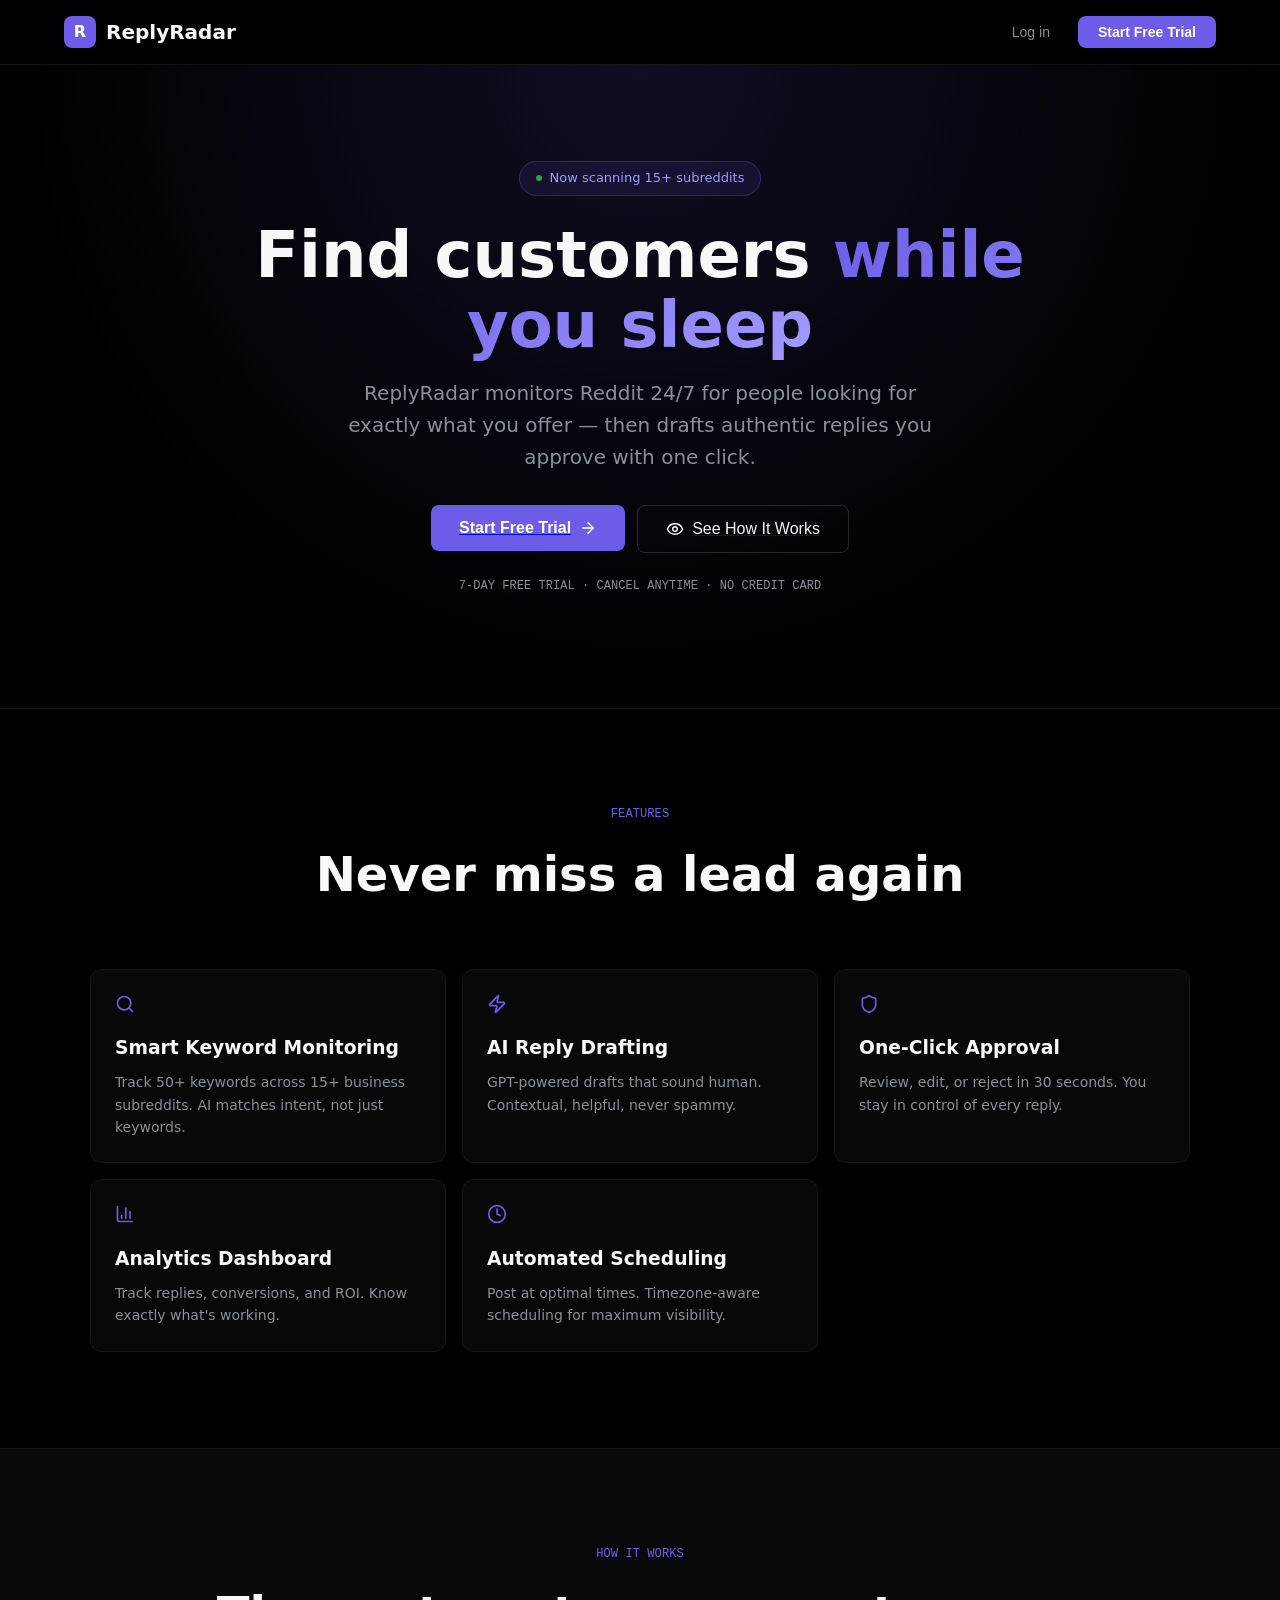
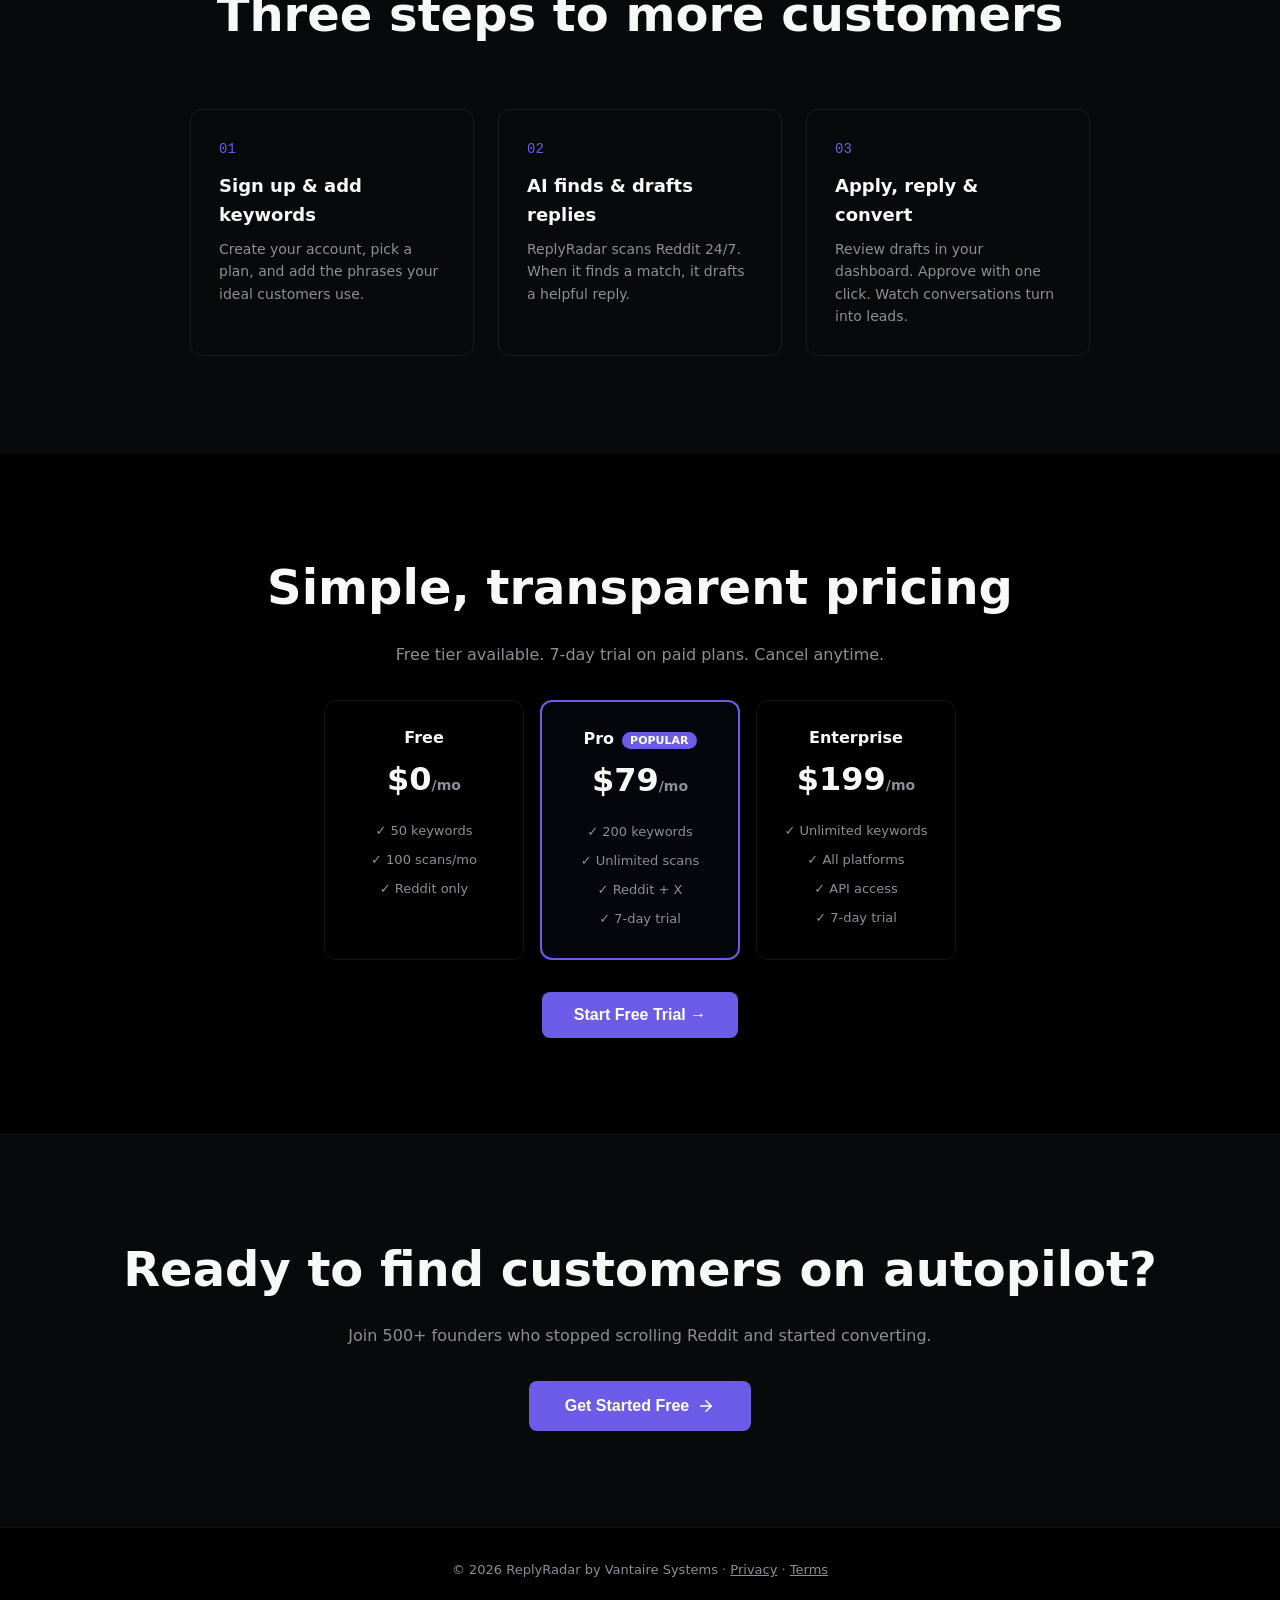
<file: index.html>
<!DOCTYPE html>
<html lang="en">
<head>
  <meta charset="UTF-8" />
  <link rel="icon" type="image/svg+xml" href="./favicon.svg" />
  <meta name="viewport" content="width=device-width, initial-scale=1.0" />
  <title>ReplyRadar — AI That Finds Customers While You Sleep</title>
  <script type="module" crossorigin src="./assets/index-DOxLof8Z.js"></script>
  <link rel="stylesheet" crossorigin href="./assets/index-uRYLZZPw.css">
</head>
<body>
  <div id="root"></div>
</body>
</html>
</file>
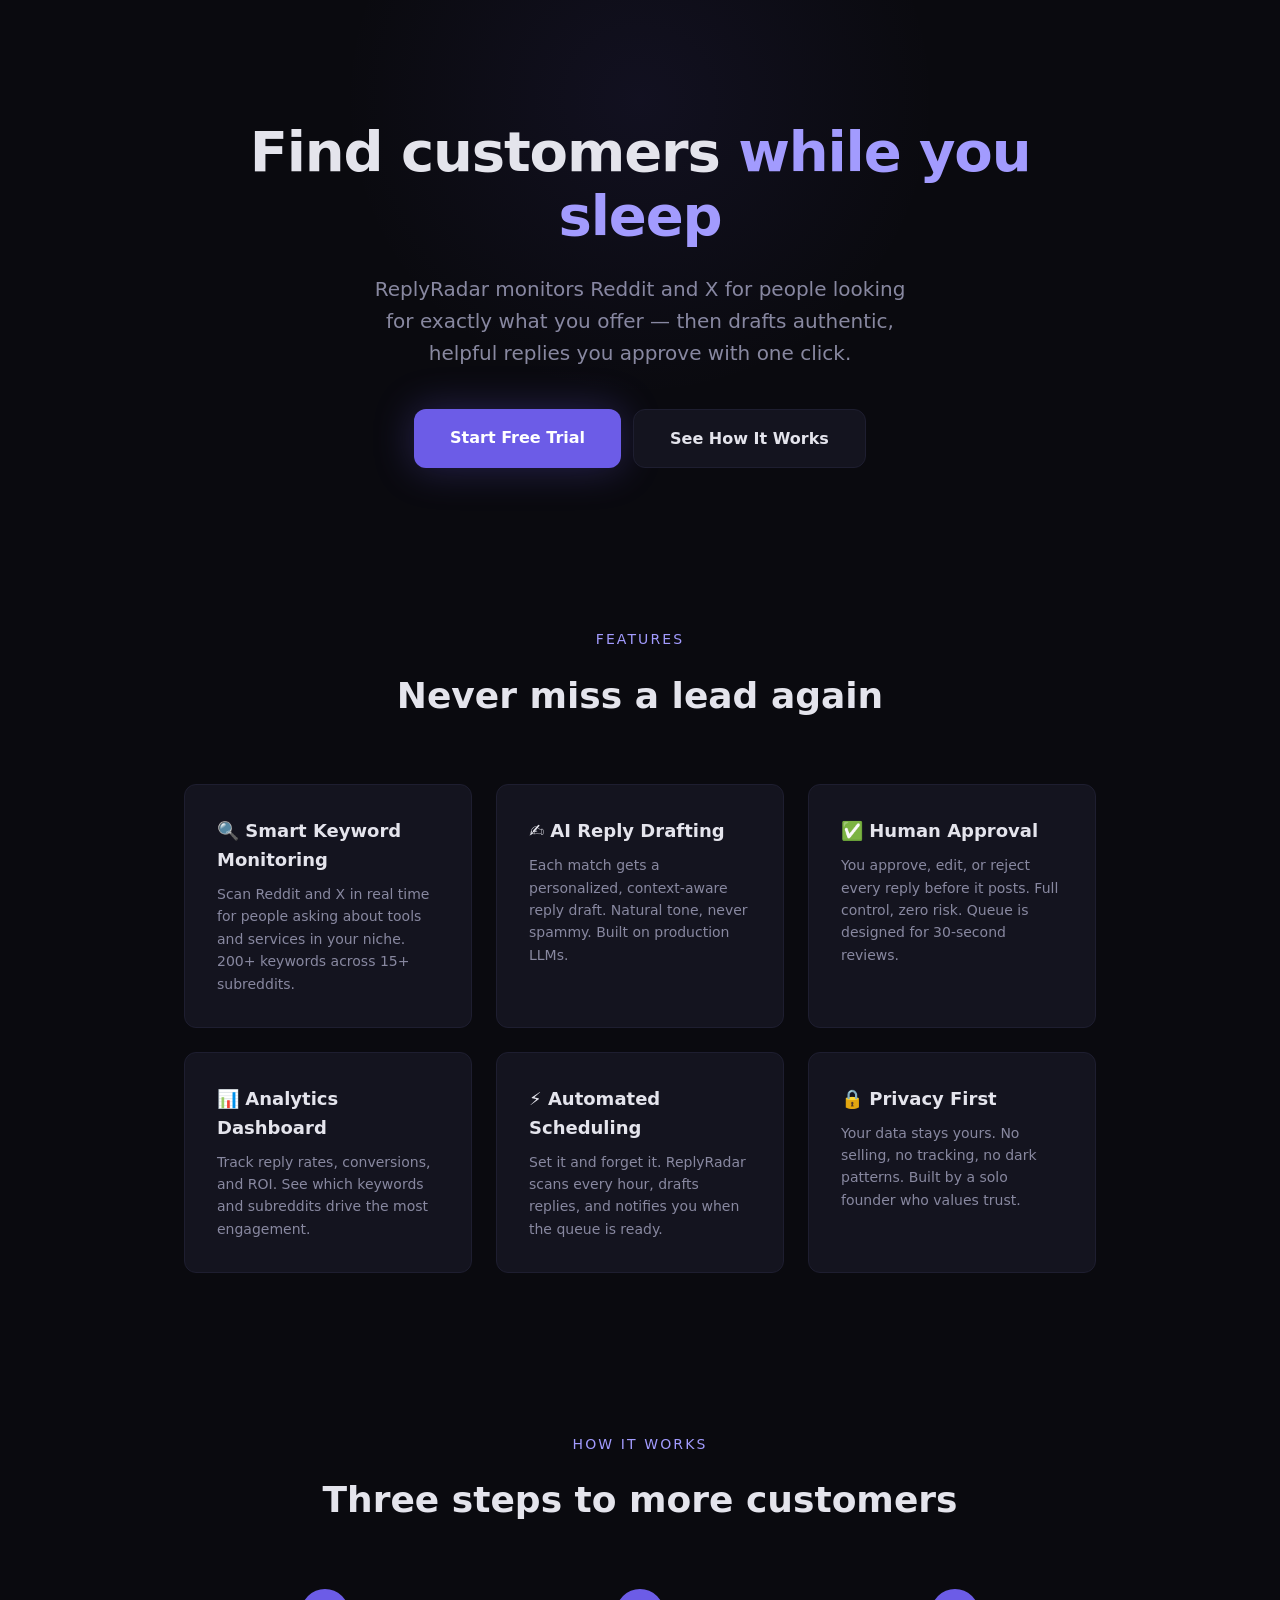
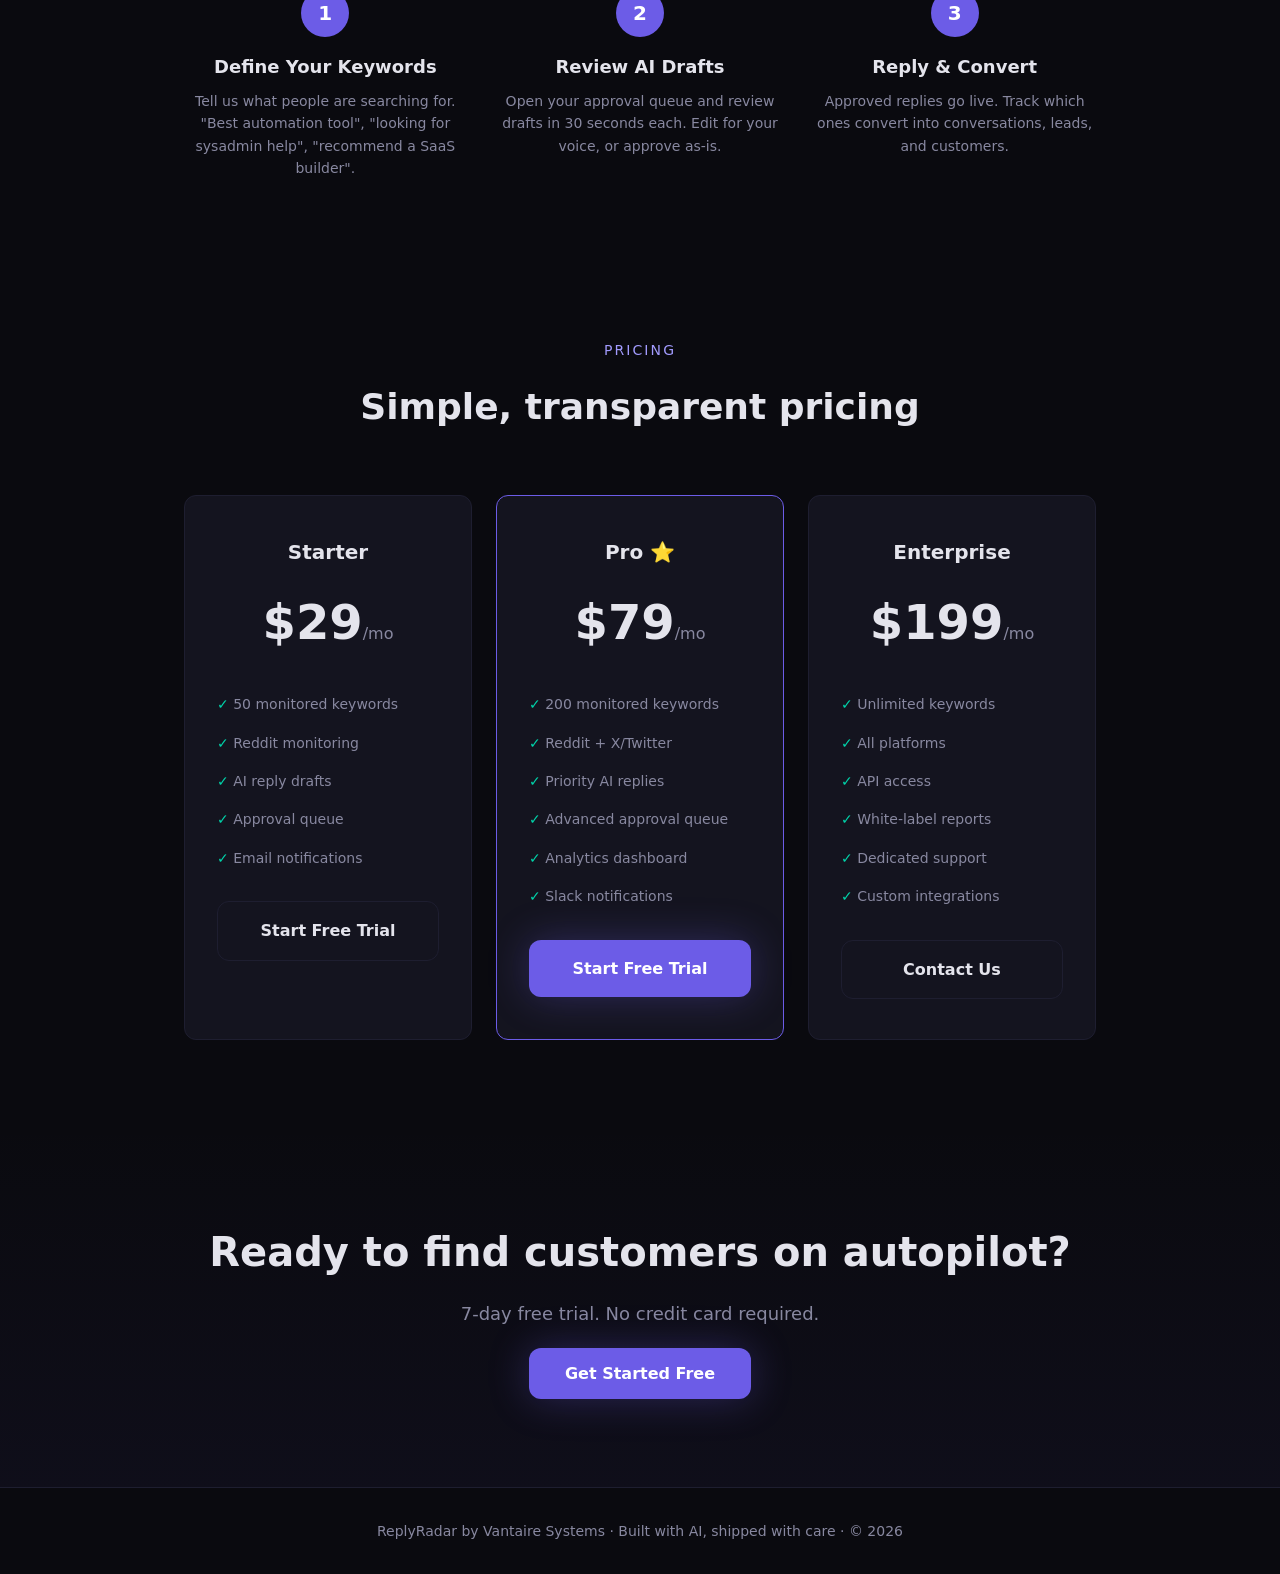
<file: landing/index.html>
<!DOCTYPE html>
<html lang="en">
<head>
<meta charset="UTF-8">
<meta name="viewport" content="width=device-width, initial-scale=1.0">
<title>ReplyRadar — AI That Finds Customers While You Sleep</title>
<style>
  :root {
    --bg: #0a0a0f;
    --surface: #14141f;
    --border: #1e1e30;
    --text: #e4e4ec;
    --muted: #8888a0;
    --accent: #6c5ce7;
    --accent-glow: #a29bfe;
    --green: #00d4aa;
    --radius: 12px;
  }
  * { margin:0; padding:0; box-sizing:border-box; }
  body {
    background: var(--bg);
    color: var(--text);
    font-family: -apple-system, BlinkMacSystemFont, 'Segoe UI', system-ui, sans-serif;
    line-height: 1.6;
    -webkit-font-smoothing: antialiased;
  }
  .container { max-width: 960px; margin: 0 auto; padding: 0 24px; }
  
  /* Hero */
  .hero {
    padding: 120px 0 80px;
    text-align: center;
    position: relative;
    overflow: hidden;
  }
  .hero::before {
    content: '';
    position: absolute;
    top: -200px; left: 50%; transform: translateX(-50%);
    width: 600px; height: 600px;
    background: radial-gradient(circle, var(--accent) 0%, transparent 70%);
    opacity: 0.08;
    pointer-events: none;
  }
  .hero h1 {
    font-size: 56px;
    font-weight: 700;
    letter-spacing: -0.02em;
    line-height: 1.15;
    margin-bottom: 24px;
    position: relative;
  }
  .hero h1 span { color: var(--accent-glow); }
  .hero p {
    font-size: 20px;
    color: var(--muted);
    max-width: 560px;
    margin: 0 auto 40px;
  }
  .cta {
    display: inline-flex;
    gap: 12px;
  }
  .btn {
    padding: 16px 36px;
    border-radius: var(--radius);
    font-size: 16px;
    font-weight: 600;
    cursor: pointer;
    text-decoration: none;
    transition: all 0.2s;
    border: none;
  }
  .btn-primary {
    background: var(--accent);
    color: white;
    box-shadow: 0 0 40px rgba(108,92,231,0.3);
  }
  .btn-primary:hover { box-shadow: 0 0 60px rgba(108,92,231,0.5); transform: translateY(-1px); }
  .btn-secondary {
    background: var(--surface);
    color: var(--text);
    border: 1px solid var(--border);
  }
  .btn-secondary:hover { border-color: var(--accent); }

  /* Features */
  .features {
    padding: 80px 0;
  }
  .section-title {
    text-align: center;
    font-size: 14px;
    text-transform: uppercase;
    letter-spacing: 0.15em;
    color: var(--accent-glow);
    margin-bottom: 16px;
  }
  .section-heading {
    text-align: center;
    font-size: 36px;
    font-weight: 700;
    margin-bottom: 60px;
  }
  .features-grid {
    display: grid;
    grid-template-columns: repeat(3, 1fr);
    gap: 24px;
  }
  .feature-card {
    background: var(--surface);
    border: 1px solid var(--border);
    border-radius: var(--radius);
    padding: 32px;
    transition: border-color 0.2s;
  }
  .feature-card:hover { border-color: var(--accent); }
  .feature-card h3 { font-size: 18px; margin-bottom: 8px; }
  .feature-card p { color: var(--muted); font-size: 14px; }

  /* How it works */
  .how { padding: 80px 0; }
  .steps {
    display: grid;
    grid-template-columns: repeat(3, 1fr);
    gap: 32px;
    text-align: center;
  }
  .step-num {
    width: 48px; height: 48px;
    background: var(--accent);
    color: white;
    border-radius: 50%;
    display: flex;
    align-items: center;
    justify-content: center;
    font-size: 20px; font-weight: 700;
    margin: 0 auto 16px;
  }
  .step h3 { font-size: 18px; margin-bottom: 8px; }
  .step p { color: var(--muted); font-size: 14px; }

  /* Pricing */
  .pricing { padding: 80px 0; }
  .pricing-grid {
    display: grid;
    grid-template-columns: repeat(3, 1fr);
    gap: 24px;
  }
  .plan {
    background: var(--surface);
    border: 1px solid var(--border);
    border-radius: var(--radius);
    padding: 40px 32px;
    text-align: center;
    transition: border-color 0.2s;
  }
  .plan:hover { border-color: var(--accent); }
  .plan.popular { border-color: var(--accent); }
  .plan h3 { font-size: 20px; margin-bottom: 8px; }
  .price { font-size: 48px; font-weight: 700; margin: 16px 0 4px; }
  .price span { font-size: 16px; color: var(--muted); font-weight: 400; }
  .plan ul { list-style: none; margin: 24px 0; text-align: left; }
  .plan li { padding: 8px 0; font-size: 14px; color: var(--muted); }
  .plan li::before { content: '✓ '; color: var(--green); }

  /* CTA bottom */
  .cta-bottom {
    padding: 100px 0;
    text-align: center;
    background: linear-gradient(180deg, transparent, rgba(108,92,231,0.05));
  }
  .cta-bottom h2 { font-size: 40px; margin-bottom: 16px; }

  /* Footer */
  footer {
    border-top: 1px solid var(--border);
    padding: 32px 0;
    text-align: center;
    color: var(--muted);
    font-size: 14px;
  }

  @media (max-width: 768px) {
    .hero h1 { font-size: 36px; }
    .features-grid, .steps, .pricing-grid { grid-template-columns: 1fr; }
    .cta { flex-direction: column; align-items: center; }
  }
</style>
</head>
<body>

<section class="hero">
  <div class="container">
    <h1>Find customers <span>while you sleep</span></h1>
    <p>ReplyRadar monitors Reddit and X for people looking for exactly what you offer — then drafts authentic, helpful replies you approve with one click.</p>
    <div class="cta">
      <a href="https://checkout.stripe.com/c/pay/cs_live_a1TABpUviRxxrnvFu4R28yn7DyGv85BxpFT1D48OM8wP44FdpQuR2FU9g4" class="btn btn-primary">Start Free Trial</a>
      <a href="#how" class="btn btn-secondary">See How It Works</a>
    </div>
  </div>
</section>

<section class="features" id="features">
  <div class="container">
    <div class="section-title">Features</div>
    <h2 class="section-heading">Never miss a lead again</h2>
    <div class="features-grid">
      <div class="feature-card">
        <h3>🔍 Smart Keyword Monitoring</h3>
        <p>Scan Reddit and X in real time for people asking about tools and services in your niche. 200+ keywords across 15+ subreddits.</p>
      </div>
      <div class="feature-card">
        <h3>✍️ AI Reply Drafting</h3>
        <p>Each match gets a personalized, context-aware reply draft. Natural tone, never spammy. Built on production LLMs.</p>
      </div>
      <div class="feature-card">
        <h3>✅ Human Approval</h3>
        <p>You approve, edit, or reject every reply before it posts. Full control, zero risk. Queue is designed for 30-second reviews.</p>
      </div>
      <div class="feature-card">
        <h3>📊 Analytics Dashboard</h3>
        <p>Track reply rates, conversions, and ROI. See which keywords and subreddits drive the most engagement.</p>
      </div>
      <div class="feature-card">
        <h3>⚡ Automated Scheduling</h3>
        <p>Set it and forget it. ReplyRadar scans every hour, drafts replies, and notifies you when the queue is ready.</p>
      </div>
      <div class="feature-card">
        <h3>🔒 Privacy First</h3>
        <p>Your data stays yours. No selling, no tracking, no dark patterns. Built by a solo founder who values trust.</p>
      </div>
    </div>
  </div>
</section>

<section class="how" id="how">
  <div class="container">
    <div class="section-title">How It Works</div>
    <h2 class="section-heading">Three steps to more customers</h2>
    <div class="steps">
      <div class="step">
        <div class="step-num">1</div>
        <h3>Define Your Keywords</h3>
        <p>Tell us what people are searching for. "Best automation tool", "looking for sysadmin help", "recommend a SaaS builder".</p>
      </div>
      <div class="step">
        <div class="step-num">2</div>
        <h3>Review AI Drafts</h3>
        <p>Open your approval queue and review drafts in 30 seconds each. Edit for your voice, or approve as-is.</p>
      </div>
      <div class="step">
        <div class="step-num">3</div>
        <h3>Reply & Convert</h3>
        <p>Approved replies go live. Track which ones convert into conversations, leads, and customers.</p>
      </div>
    </div>
  </div>
</section>

<section class="pricing" id="pricing">
  <div class="container">
    <div class="section-title">Pricing</div>
    <h2 class="section-heading">Simple, transparent pricing</h2>
    <div class="pricing-grid">
      <div class="plan">
        <h3>Starter</h3>
        <div class="price">$29<span>/mo</span></div>
        <ul>
          <li>50 monitored keywords</li>
          <li>Reddit monitoring</li>
          <li>AI reply drafts</li>
          <li>Approval queue</li>
          <li>Email notifications</li>
        </ul>
        <a href="https://checkout.stripe.com/c/pay/cs_live_a1tHGYJOyFprPsTgcCBYrFTe3Mf3eLsG4dhFsJKCnZdKqBN2FTk0hwkLKk" class="btn btn-secondary" style="width:100%;text-align:center;display:block;">Start Free Trial</a>
      </div>
      <div class="plan popular">
        <h3>Pro ⭐</h3>
        <div class="price">$79<span>/mo</span></div>
        <ul>
          <li>200 monitored keywords</li>
          <li>Reddit + X/Twitter</li>
          <li>Priority AI replies</li>
          <li>Advanced approval queue</li>
          <li>Analytics dashboard</li>
          <li>Slack notifications</li>
        </ul>
        <a href="https://checkout.stripe.com/c/pay/cs_live_a1TABpUviRxxrnvFu4R28yn7DyGv85BxpFT1D48OM8wP44FdpQuR2FU9g4" class="btn btn-primary" style="width:100%;text-align:center;display:block;">Start Free Trial</a>
      </div>
      <div class="plan">
        <h3>Enterprise</h3>
        <div class="price">$199<span>/mo</span></div>
        <ul>
          <li>Unlimited keywords</li>
          <li>All platforms</li>
          <li>API access</li>
          <li>White-label reports</li>
          <li>Dedicated support</li>
          <li>Custom integrations</li>
        </ul>
        <a href="https://checkout.stripe.com/c/pay/cs_live_a1L8jKrfj7lALhtdCXDnuCvFszvI0oWdswwSCugOqAn97eg6bSpRVh1Jqj" class="btn btn-secondary" style="width:100%;text-align:center;display:block;">Contact Us</a>
      </div>
    </div>
  </div>
</section>

<section class="cta-bottom">
  <div class="container">
    <h2>Ready to find customers on autopilot?</h2>
    <p style="color:var(--muted);margin-bottom:32px;font-size:18px;">7-day free trial. No credit card required.</p>
    <a href="https://checkout.stripe.com/c/pay/cs_live_a1tHGYJOyFprPsTgcCBYrFTe3Mf3eLsG4dhFsJKCnZdKqBN2FTk0hwkLKk" class="btn btn-primary">Get Started Free</a>
  </div>
</section>

<footer>
  <div class="container">
    <p>ReplyRadar by Vantaire Systems · Built with AI, shipped with care · © 2026</p>
  </div>
</footer>

</body>
</html>
</file>
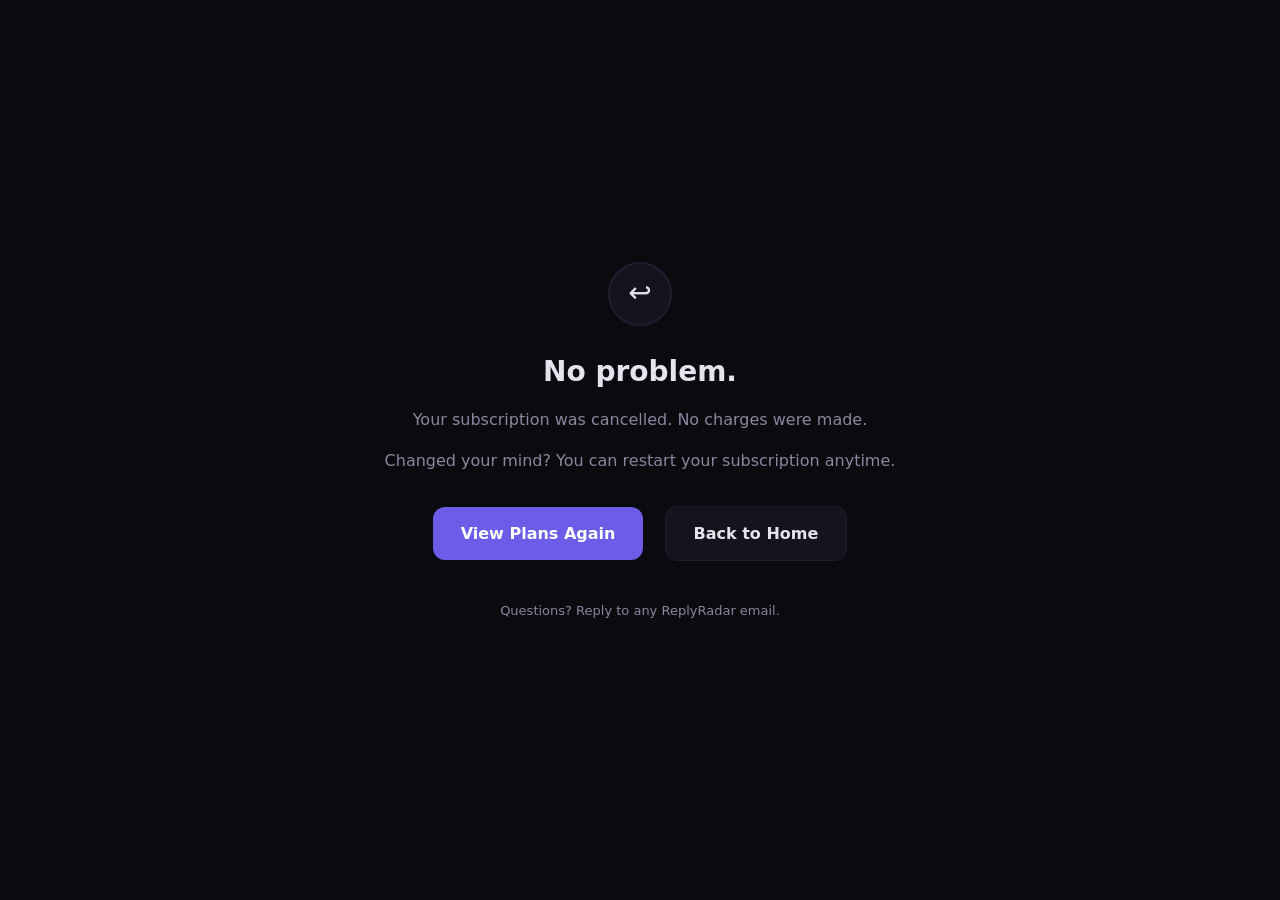
<file: cancel.html>
<!DOCTYPE html>
<html lang="en">
<head>
<meta charset="UTF-8">
<meta name="viewport" content="width=device-width, initial-scale=1.0">
<title>Subscription Cancelled — ReplyRadar</title>
<style>
:root{--bg:#0a0a0f;--surface:#14141f;--border:#1e1e30;--text:#e4e4ec;--muted:#8888a0;--accent:#6c5ce7;--green:#00d4aa;--radius:12px}
*{margin:0;padding:0;box-sizing:border-box}
body{background:var(--bg);color:var(--text);font-family:-apple-system,BlinkMacSystemFont,'Segoe UI',system-ui,sans-serif;line-height:1.6;-webkit-font-smoothing:antialiased;min-height:100vh;display:flex;align-items:center;justify-content:center}
.container{max-width:560px;margin:0 auto;padding:0 24px;text-align:center}
.icon{width:64px;height:64px;background:var(--surface);border:2px solid var(--border);border-radius:50%;display:flex;align-items:center;justify-content:center;margin:0 auto 24px;font-size:28px}
h1{font-size:28px;font-weight:700;margin-bottom:12px}
p{color:var(--muted);font-size:16px;margin-bottom:16px}
.btn{display:inline-block;padding:14px 28px;border-radius:var(--radius);font-size:16px;font-weight:600;text-decoration:none;transition:all .2s;border:none;cursor:pointer;margin:8px}
.btn-primary{background:var(--accent);color:#fff}
.btn-secondary{background:var(--surface);color:var(--text);border:1px solid var(--border)}
</style>
</head>
<body>
<div class="container">
<div class="icon">↩</div>
<h1>No problem.</h1>
<p>Your subscription was cancelled. No charges were made.</p>
<p>Changed your mind? You can restart your subscription anytime.</p>
<div style="margin-top:24px">
<a href="/replyradar/#pricing" class="btn btn-primary">View Plans Again</a>
<a href="/replyradar/" class="btn btn-secondary">Back to Home</a>
</div>
<p style="margin-top:32px;font-size:13px;color:var(--muted)">Questions? Reply to any ReplyRadar email.</p>
</div>
</body>
</html>
</file>
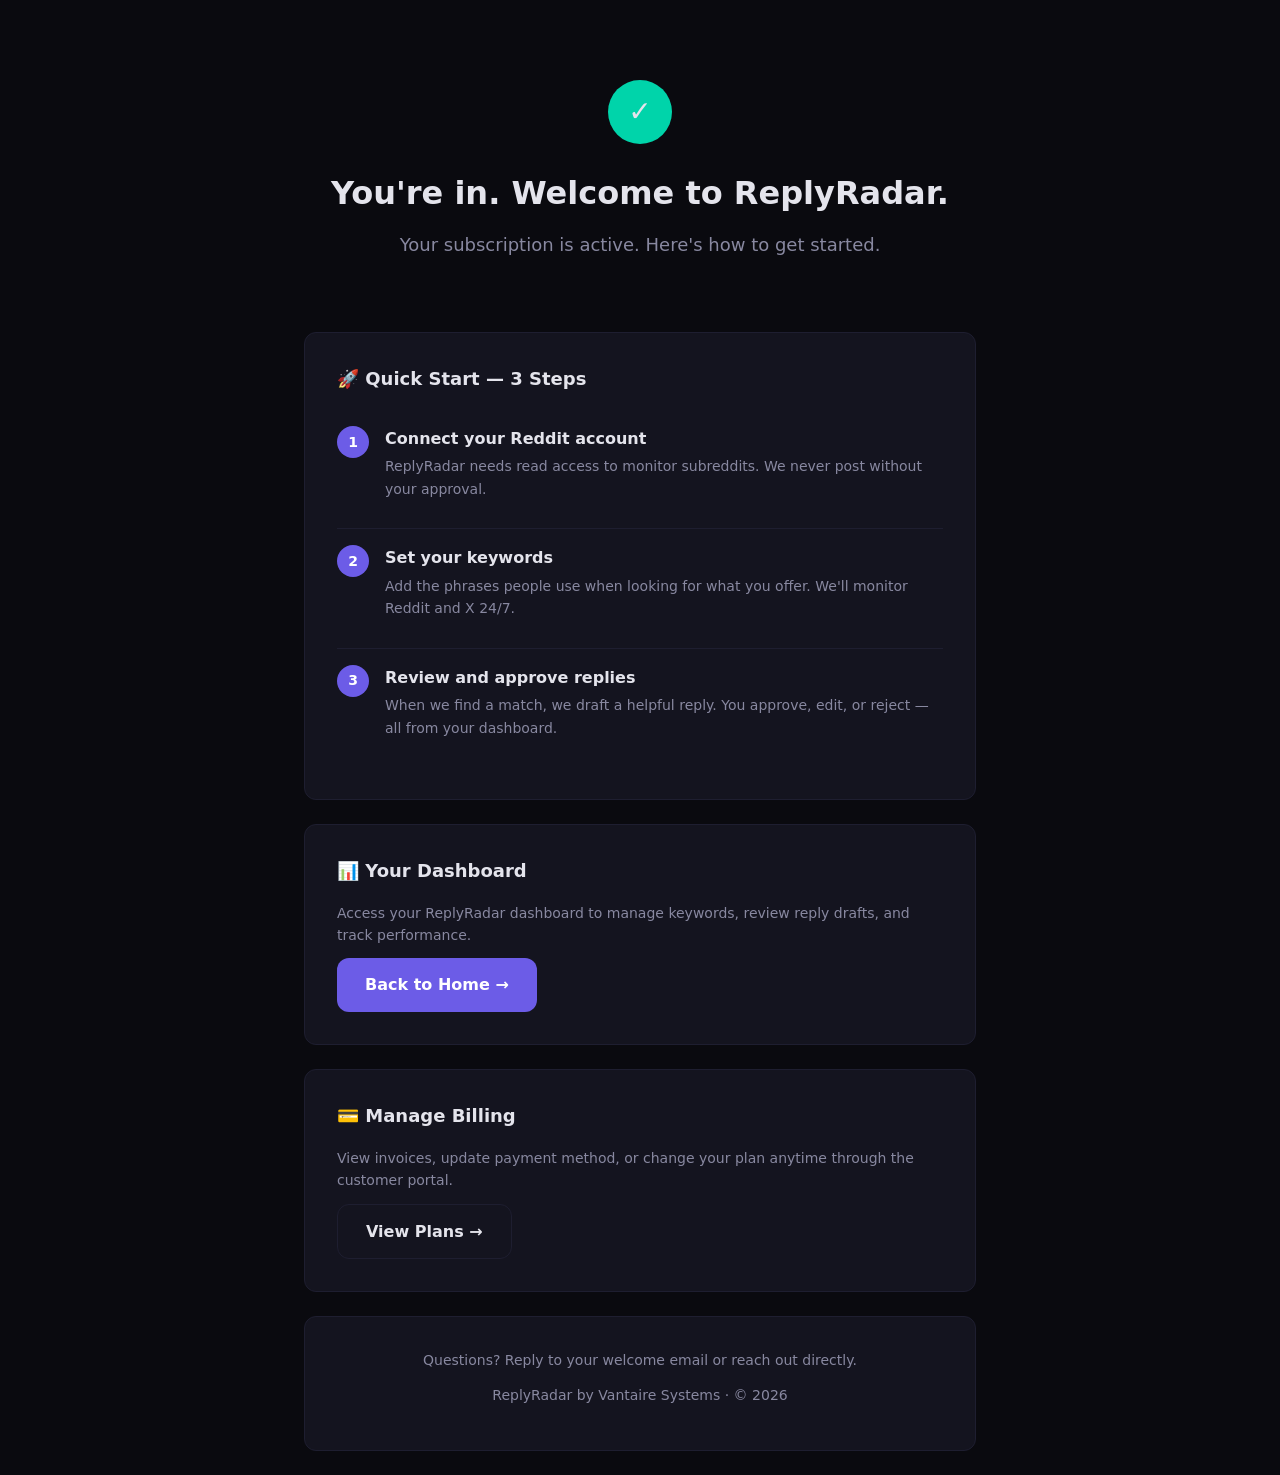
<file: success.html>
<!DOCTYPE html>
<html lang="en">
<head>
<meta charset="UTF-8">
<meta name="viewport" content="width=device-width, initial-scale=1.0">
<title>Welcome to ReplyRadar — Your Account</title>
<style>
:root{--bg:#0a0a0f;--surface:#14141f;--border:#1e1e30;--text:#e4e4ec;--muted:#8888a0;--accent:#6c5ce7;--green:#00d4aa;--radius:12px}
*{margin:0;padding:0;box-sizing:border-box}
body{background:var(--bg);color:var(--text);font-family:-apple-system,BlinkMacSystemFont,'Segoe UI',system-ui,sans-serif;line-height:1.6;-webkit-font-smoothing:antialiased}
.container{max-width:720px;margin:0 auto;padding:0 24px}
.success-hero{padding:80px 0 40px;text-align:center}
.success-icon{width:64px;height:64px;background:var(--green);border-radius:50%;display:flex;align-items:center;justify-content:center;margin:0 auto 24px;font-size:28px}
h1{font-size:32px;font-weight:700;margin-bottom:12px}
.subtitle{color:var(--muted);font-size:18px;margin-bottom:32px}
.card{background:var(--surface);border:1px solid var(--border);border-radius:var(--radius);padding:32px;margin-bottom:24px}
.card h2{font-size:18px;margin-bottom:16px}
.card p{color:var(--muted);font-size:14px;margin-bottom:12px}
.btn{display:inline-block;padding:14px 28px;border-radius:var(--radius);font-size:16px;font-weight:600;text-decoration:none;transition:all .2s;border:none;cursor:pointer}
.btn-primary{background:var(--accent);color:#fff}
.btn-primary:hover{opacity:.9;transform:translateY(-1px)}
.btn-secondary{background:var(--surface);color:var(--text);border:1px solid var(--border)}
.step{display:flex;gap:16px;padding:16px 0;border-bottom:1px solid var(--border)}
.step:last-child{border-bottom:none}
.step-num{width:32px;height:32px;background:var(--accent);color:#fff;border-radius:50%;display:flex;align-items:center;justify-content:center;font-size:14px;font-weight:700;flex-shrink:0}
.step-content h3{font-size:16px;margin-bottom:4px}
.step-content p{color:var(--muted);font-size:14px}
</style>
</head>
<body>
<div class="container">
<div class="success-hero">
<div class="success-icon">✓</div>
<h1>You're in. Welcome to ReplyRadar.</h1>
<p class="subtitle">Your subscription is active. Here's how to get started.</p>
</div>

<div class="card">
<h2>🚀 Quick Start — 3 Steps</h2>
<div class="step">
<div class="step-num">1</div>
<div class="step-content">
<h3>Connect your Reddit account</h3>
<p>ReplyRadar needs read access to monitor subreddits. We never post without your approval.</p>
</div>
</div>
<div class="step">
<div class="step-num">2</div>
<div class="step-content">
<h3>Set your keywords</h3>
<p>Add the phrases people use when looking for what you offer. We'll monitor Reddit and X 24/7.</p>
</div>
</div>
<div class="step">
<div class="step-num">3</div>
<div class="step-content">
<h3>Review and approve replies</h3>
<p>When we find a match, we draft a helpful reply. You approve, edit, or reject — all from your dashboard.</p>
</div>
</div>
</div>

<div class="card">
<h2>📊 Your Dashboard</h2>
<p>Access your ReplyRadar dashboard to manage keywords, review reply drafts, and track performance.</p>
<a href="/replyradar/" class="btn btn-primary">Back to Home →</a>
</div>

<div class="card">
<h2>💳 Manage Billing</h2>
<p>View invoices, update payment method, or change your plan anytime through the customer portal.</p>
<a href="/replyradar/#pricing" class="btn btn-secondary">View Plans →</a>
</div>

<div class="card" style="text-align:center">
<p style="color:var(--muted);font-size:14px">Questions? Reply to your welcome email or reach out directly.</p>
<p style="margin-top:8px;font-size:14px">ReplyRadar by Vantaire Systems · © 2026</p>
</div>
</div>
</body>
</html>
</file>
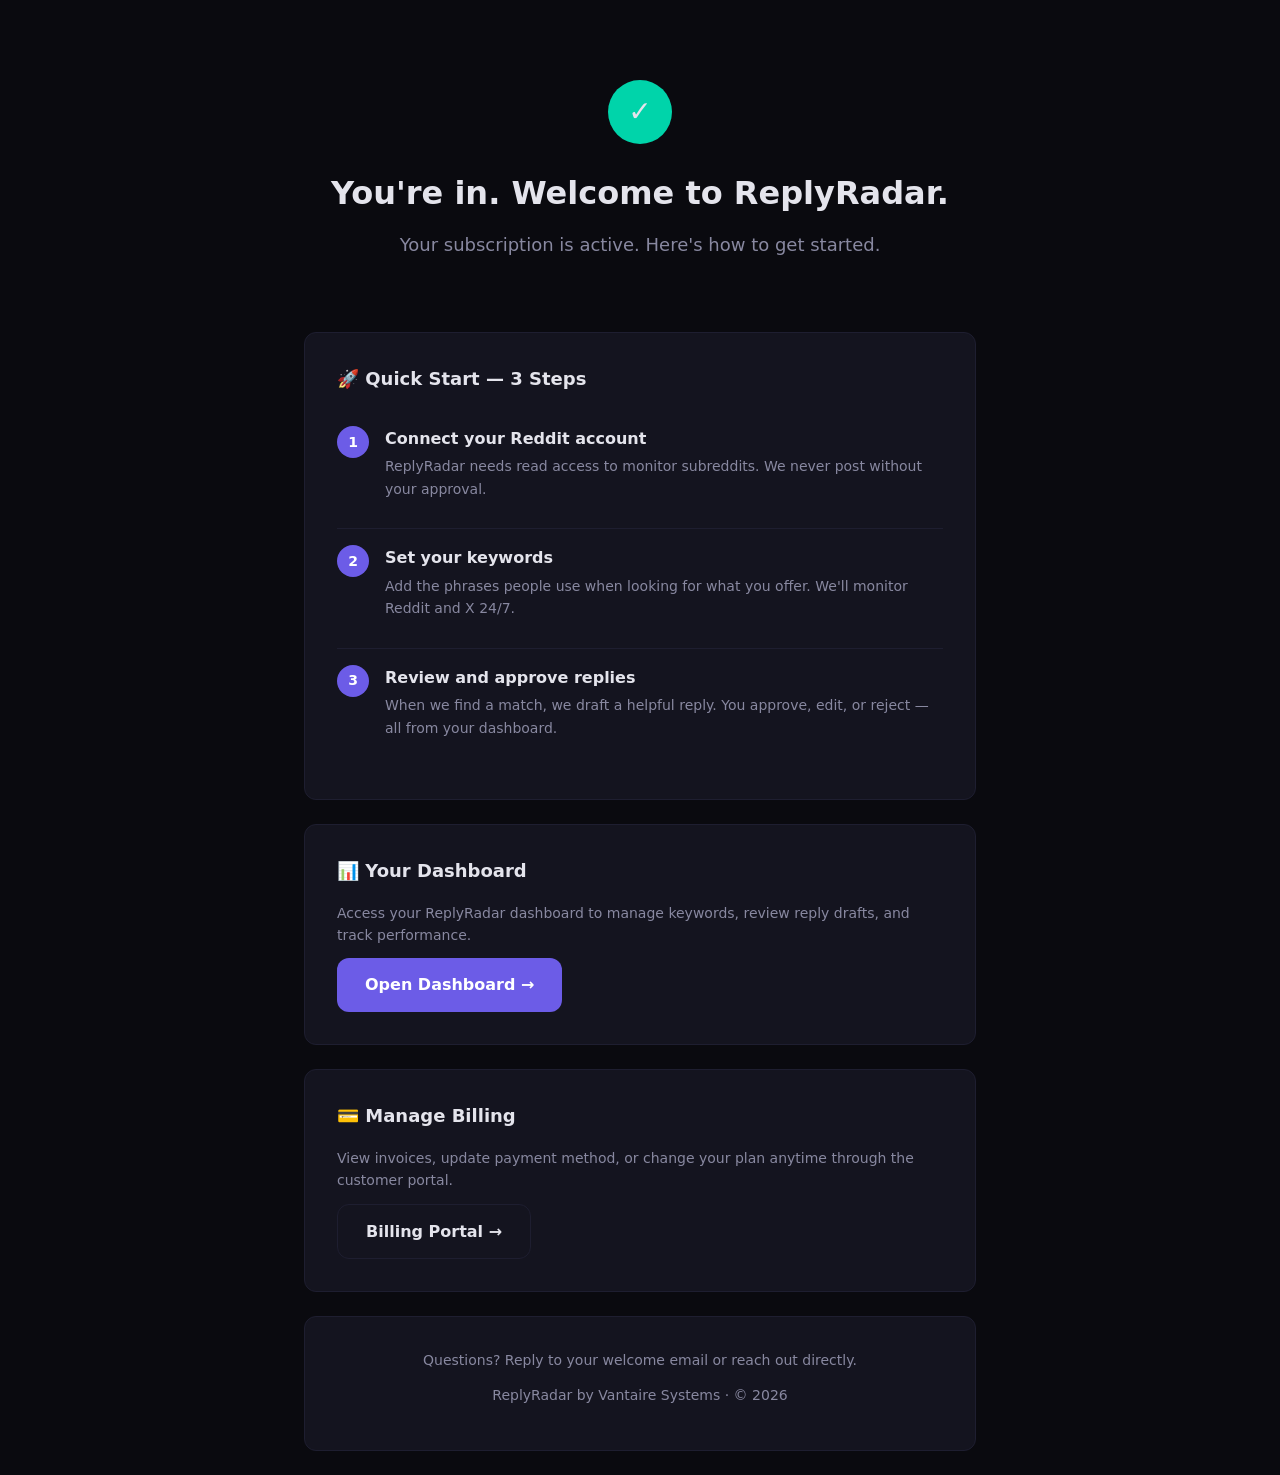
<file: landing/success.html>
<!DOCTYPE html>
<html lang="en">
<head>
<meta charset="UTF-8">
<meta name="viewport" content="width=device-width, initial-scale=1.0">
<title>Welcome to ReplyRadar — Your Account</title>
<style>
:root{--bg:#0a0a0f;--surface:#14141f;--border:#1e1e30;--text:#e4e4ec;--muted:#8888a0;--accent:#6c5ce7;--green:#00d4aa;--radius:12px}
*{margin:0;padding:0;box-sizing:border-box}
body{background:var(--bg);color:var(--text);font-family:-apple-system,BlinkMacSystemFont,'Segoe UI',system-ui,sans-serif;line-height:1.6;-webkit-font-smoothing:antialiased}
.container{max-width:720px;margin:0 auto;padding:0 24px}
.success-hero{padding:80px 0 40px;text-align:center}
.success-icon{width:64px;height:64px;background:var(--green);border-radius:50%;display:flex;align-items:center;justify-content:center;margin:0 auto 24px;font-size:28px}
h1{font-size:32px;font-weight:700;margin-bottom:12px}
.subtitle{color:var(--muted);font-size:18px;margin-bottom:32px}
.card{background:var(--surface);border:1px solid var(--border);border-radius:var(--radius);padding:32px;margin-bottom:24px}
.card h2{font-size:18px;margin-bottom:16px}
.card p{color:var(--muted);font-size:14px;margin-bottom:12px}
.btn{display:inline-block;padding:14px 28px;border-radius:var(--radius);font-size:16px;font-weight:600;text-decoration:none;transition:all .2s;border:none;cursor:pointer}
.btn-primary{background:var(--accent);color:#fff}
.btn-primary:hover{opacity:.9;transform:translateY(-1px)}
.btn-secondary{background:var(--surface);color:var(--text);border:1px solid var(--border)}
.step{display:flex;gap:16px;padding:16px 0;border-bottom:1px solid var(--border)}
.step:last-child{border-bottom:none}
.step-num{width:32px;height:32px;background:var(--accent);color:#fff;border-radius:50%;display:flex;align-items:center;justify-content:center;font-size:14px;font-weight:700;flex-shrink:0}
.step-content h3{font-size:16px;margin-bottom:4px}
.step-content p{color:var(--muted);font-size:14px}
</style>
</head>
<body>
<div class="container">
<div class="success-hero">
<div class="success-icon">✓</div>
<h1>You're in. Welcome to ReplyRadar.</h1>
<p class="subtitle">Your subscription is active. Here's how to get started.</p>
</div>

<div class="card">
<h2>🚀 Quick Start — 3 Steps</h2>
<div class="step">
<div class="step-num">1</div>
<div class="step-content">
<h3>Connect your Reddit account</h3>
<p>ReplyRadar needs read access to monitor subreddits. We never post without your approval.</p>
</div>
</div>
<div class="step">
<div class="step-num">2</div>
<div class="step-content">
<h3>Set your keywords</h3>
<p>Add the phrases people use when looking for what you offer. We'll monitor Reddit and X 24/7.</p>
</div>
</div>
<div class="step">
<div class="step-num">3</div>
<div class="step-content">
<h3>Review and approve replies</h3>
<p>When we find a match, we draft a helpful reply. You approve, edit, or reject — all from your dashboard.</p>
</div>
</div>
</div>

<div class="card">
<h2>📊 Your Dashboard</h2>
<p>Access your ReplyRadar dashboard to manage keywords, review reply drafts, and track performance.</p>
<a href="#" class="btn btn-primary">Open Dashboard →</a>
</div>

<div class="card">
<h2>💳 Manage Billing</h2>
<p>View invoices, update payment method, or change your plan anytime through the customer portal.</p>
<a href="#" class="btn btn-secondary">Billing Portal →</a>
</div>

<div class="card" style="text-align:center">
<p style="color:var(--muted);font-size:14px">Questions? Reply to your welcome email or reach out directly.</p>
<p style="margin-top:8px;font-size:14px">ReplyRadar by Vantaire Systems · © 2026</p>
</div>
</div>
</body>
</html>
</file>
<file: assets/index-uRYLZZPw.css>
@tailwind base;@tailwind components;@tailwind utilities;:root{--void: #000000;--surface: #08090a;--panel: #0f1011;--elevated: #19191b;--text-primary: #f7f8f8;--text-secondary: #d0d6e0;--text-muted: #8a8f98;--accent: #6c5ce7;--accent-glow: #a29bfe;--green: #27a644;--red: #f87171;--radius: 12px}*{margin:0;padding:0;box-sizing:border-box}html{scroll-behavior:smooth}body{background:var(--void);color:var(--text-primary);font-family:Inter,system-ui,-apple-system,sans-serif;line-height:1.6;-webkit-font-smoothing:antialiased}@keyframes pulse-glow{0%,to{opacity:.4}50%{opacity:1}}@keyframes float{0%,to{transform:translateY(0)}50%{transform:translateY(-10px)}}.animate-pulse-glow{animation:pulse-glow 2s ease-in-out infinite}.animate-float{animation:float 3s ease-in-out infinite}.glass{background:#ffffff08;-webkit-backdrop-filter:blur(20px);backdrop-filter:blur(20px);border:1px solid rgba(255,255,255,.05)}.gradient-text{background:linear-gradient(135deg,var(--accent),var(--accent-glow));-webkit-background-clip:text;-webkit-text-fill-color:transparent}
</file>
